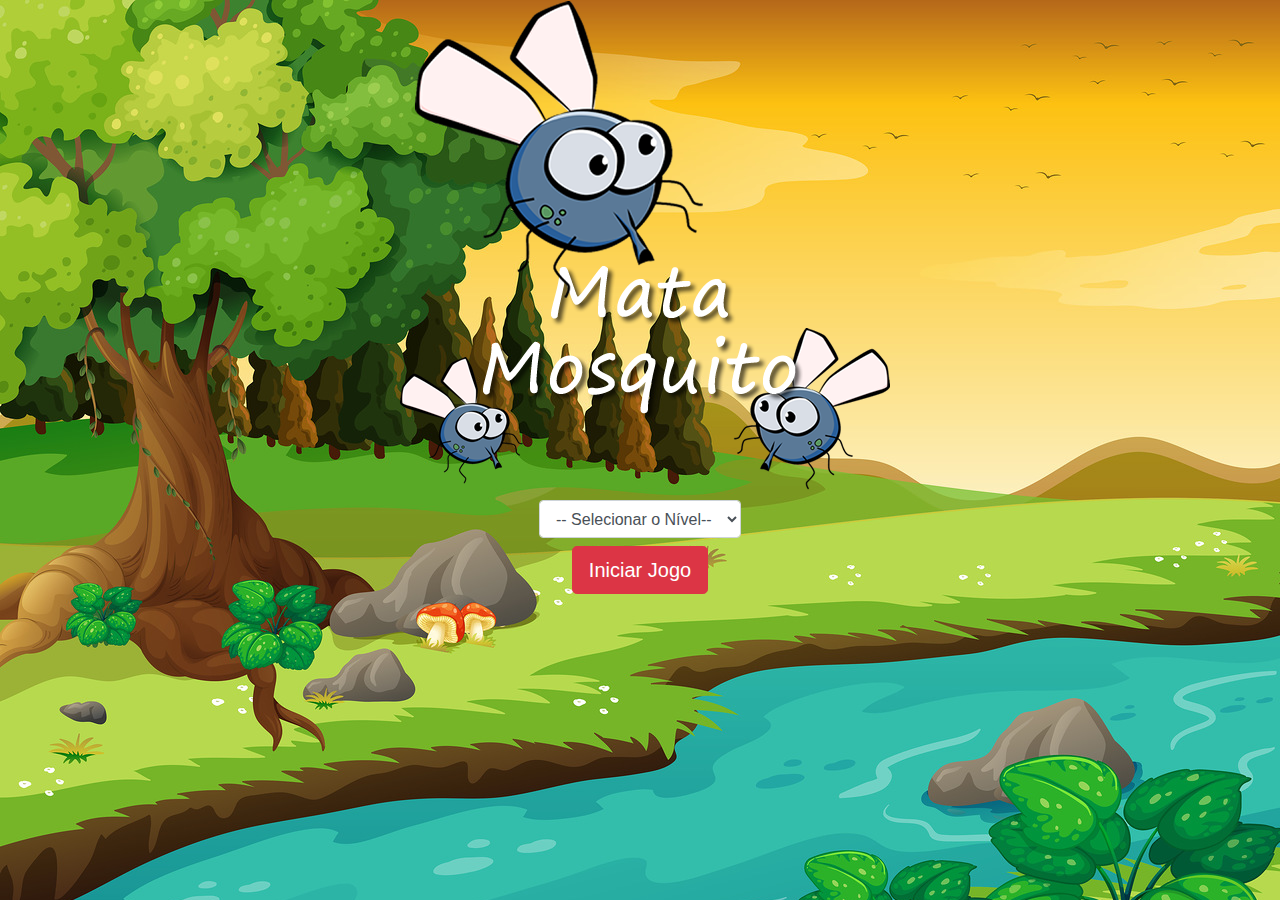
<file: index.html>
<!DOCTYPE html>
<html>
<head>
    <title></title>
    <meta charset="utf-8">
	<link rel="stylesheet" href="estilo.css">

    <script src="jogo.js"></script>
    
    <link rel="stylesheet" href="https://stackpath.bootstrapcdn.com/bootstrap/4.3.1/css/bootstrap.min.css" integrity="sha384-ggOyR0iXCbMQv3Xipma34MD+dH/1fQ784/j6cY/iJTQUOhcWr7x9JvoRxT2MZw1T" crossorigin="anonymous">

    <script>
        function iniciarjogo (){
            var nivel = document.getElementById('nivel').value

            if(nivel === ''){
                alert('Seleciona um nível para iniciar o jogo')
                return false
            }

            window.location.href="app.html?" + nivel 
        }
    </script>

</head>

<body>
        <div class="conatiainer">
            <div class="row">
                <div class="col">
                    <div class="d-flex justify-content-center">
                        <img src="imagens/game.png"/>
                    </div>
                </div>
            </div>



            <div class="row">
                <div class="col">
                    <div class="d-flex justify-content-center">
                        <div class="mb-2">
                            <select class="form-control" id="nivel">
                                <option value="">-- Selecionar o Nível--</option>
                                <option value="normal">Normal</option>
                                <option value="dificil">Dificíl</option>
                                <option value="chucknorris">Chuck Norris</option>
                            </select>
                        </div>
                    </div>
                </div>    
            </div>



            <div class="row">
                <div class="col">
                    <div class="d-flex justify-content-center">
                        <button type="button" class="btn btn-danger btn-lg" onclick="iniciarjogo()">Iniciar Jogo</button>           
                    </div>
                </div>
            </div>

       </div>


</body>
</html>
</file>
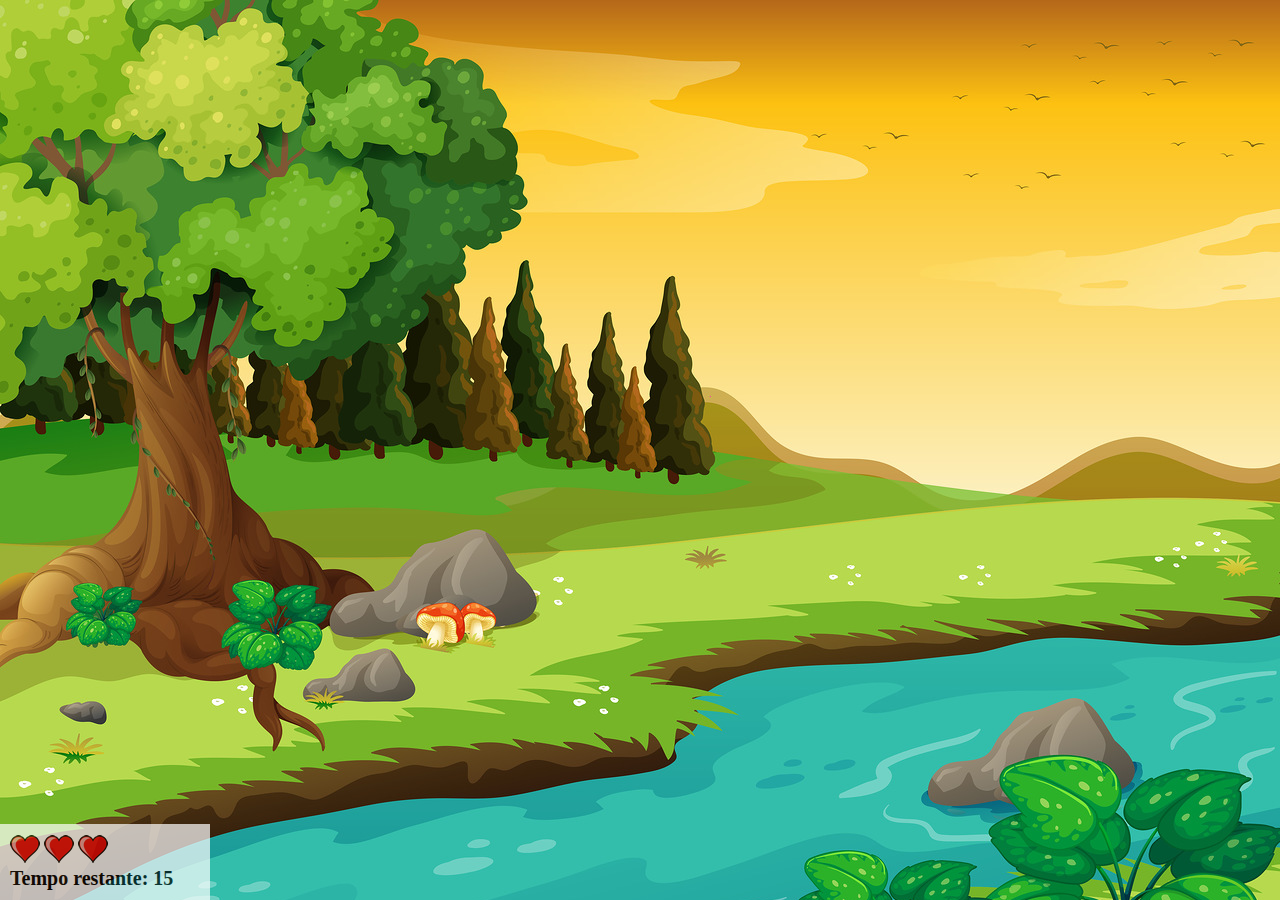
<file: app.html>
<!DOCTYPE html>
<html>
<head>
	<title></title>
	<meta charset="utf-8">
	<link rel="stylesheet" href="estilo.css">

	<script src="jogo.js"></script>

</head>

<body onresize="ajustaTamanhoPalcoJogo()">

	<div class="painel">

		<div class="vida">
			<img id="v1" src="imagens/coracao_cheio.png"/>
			<img id="v2" src="imagens/coracao_cheio.png"/>
			<img id="v3" src="imagens/coracao_cheio.png"/>


		</div>

		

		<div class="cronometro">Tempo restante: <span id="cronometro"></span></div>

	</div>



<script>
	document.getElementById('cronometro').innerHTML = tempo 

	var criaMosca = setInterval(function(){
		posicaoRandomica()
	}, criaMosquitoTempo) 
</script>

</body>
</html>
</file>
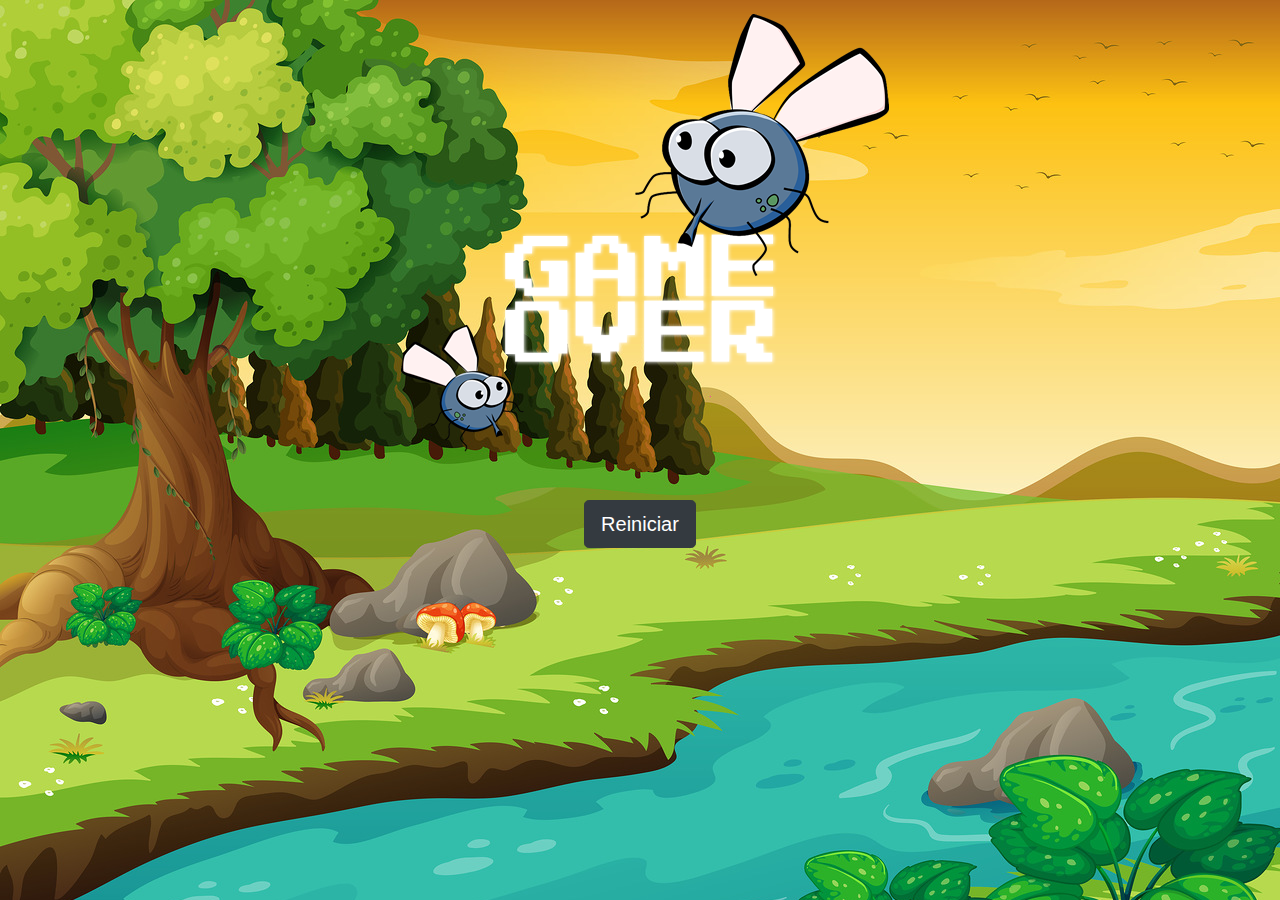
<file: fim_de_jogo.html>
<!DOCTYPE html>
<html>
<head>
    <title></title>
    <meta charset="utf-8">
	<link rel="stylesheet" href="estilo.css">

    <script src="jogo.js"></script>
    
    <link rel="stylesheet" href="https://stackpath.bootstrapcdn.com/bootstrap/4.3.1/css/bootstrap.min.css" integrity="sha384-ggOyR0iXCbMQv3Xipma34MD+dH/1fQ784/j6cY/iJTQUOhcWr7x9JvoRxT2MZw1T" crossorigin="anonymous">

</head>

<body>
        <div class="conatiainer">
            <div class="row">
                <div class="col">
                    <div class="d-flex justify-content-center">
                        <img src="imagens/game_over.png"/>
                    </div>
                </div>
            </div>

            <div class="row">
                <div class="col">
                    <div class="d-flex justify-content-center">
                        <button type="button" class="btn btn-dark btn-lg" onclick="window.location.href='index.html'">Reiniciar</button>           
                    </div>
                </div>
            </div>

       </div>


</body>
</html>
</file>
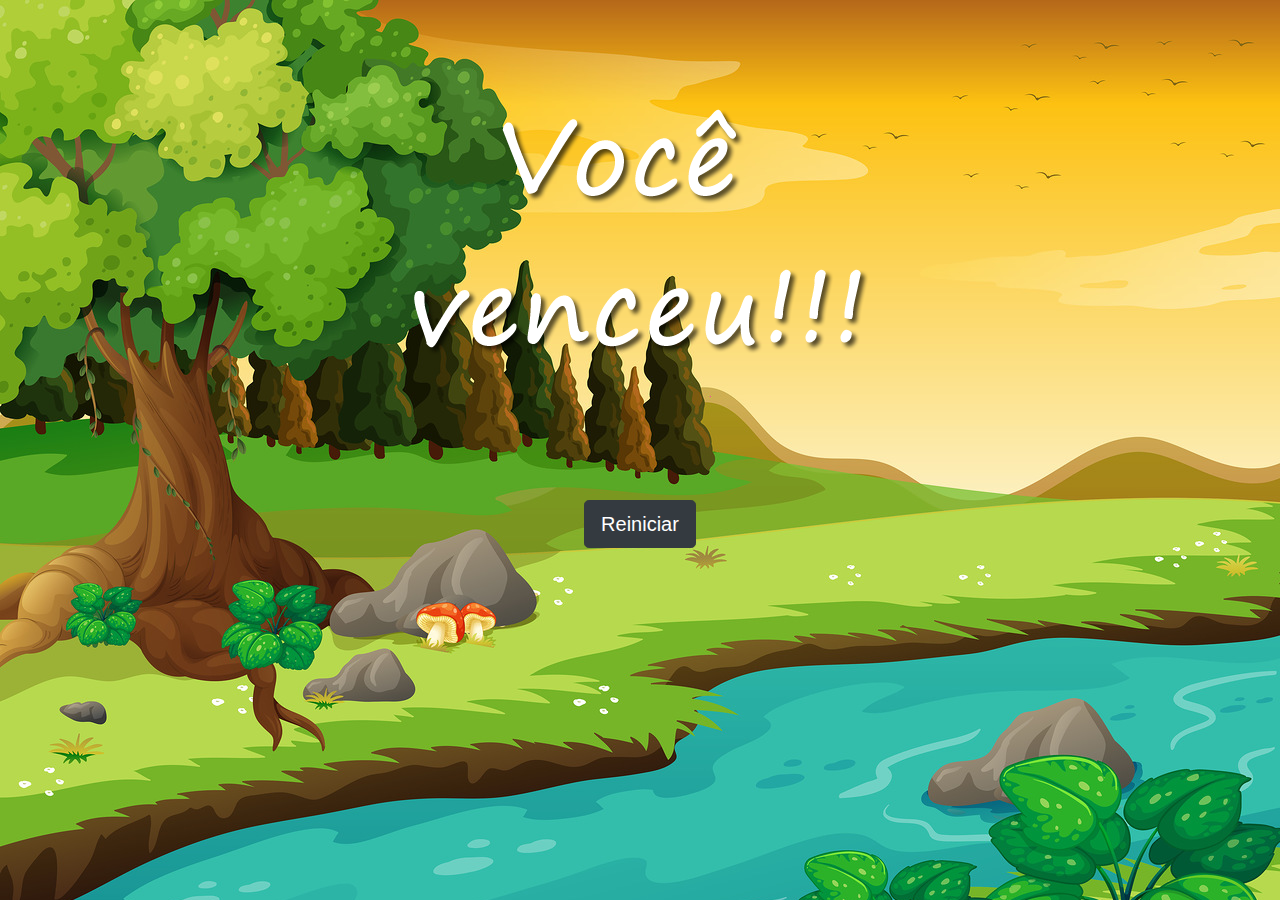
<file: vitoria.html>
<!DOCTYPE html>
<html>
<head>
    <title></title>
    <meta charset="utf-8">
	<link rel="stylesheet" href="estilo.css">

    <script src="jogo.js"></script>
    
    <link rel="stylesheet" href="https://stackpath.bootstrapcdn.com/bootstrap/4.3.1/css/bootstrap.min.css" integrity="sha384-ggOyR0iXCbMQv3Xipma34MD+dH/1fQ784/j6cY/iJTQUOhcWr7x9JvoRxT2MZw1T" crossorigin="anonymous">

</head>

<body>
        <div class="conatiainer">
            <div class="row">
                <div class="col">
                    <div class="d-flex justify-content-center">
                        <img src="imagens/vitoria.png"/>
                    </div>
                </div>
            </div>

            <div class="row">
                <div class="col">
                    <div class="d-flex justify-content-center">
                        <button type="button" class="btn btn-dark btn-lg" onclick="window.location.href='index.html'">Reiniciar</button>           
                    </div>
                </div>
            </div>

       </div>


</body>
</html>
</file>
<file: estilo.css>
html{
    cursor: url(imagens/mata_mosquito.png) 30 30, auto;

}


body{
    background-image: url(imagens/bg.jpg);
    background-repeat: no-repeat;
    background-size: cover; 
   
}


.mosquito1{
    width: 50px;
    height: 50px;
}

.mosquito2{
    width: 70px;
    height: 70px;
}

.mosquito3{
    width: 90px;
    height: 90px;
}

.ladoA {
    transform: scaleX(1);
}

.ladoB {
    transform: scaleX(-1);
}

.painel{
    position: absolute;
    width: 190px;
    padding: 10px;
    left: 0px;
    bottom: 0px;
    border-top: solid 1px #fff;
    background-color: #fff;
    opacity: 0.7;
}

.vida{
    float: left;
}

.cronometro {
    float: left;
    font-size: 20px;
    font-weight: bold;
}
</file>
